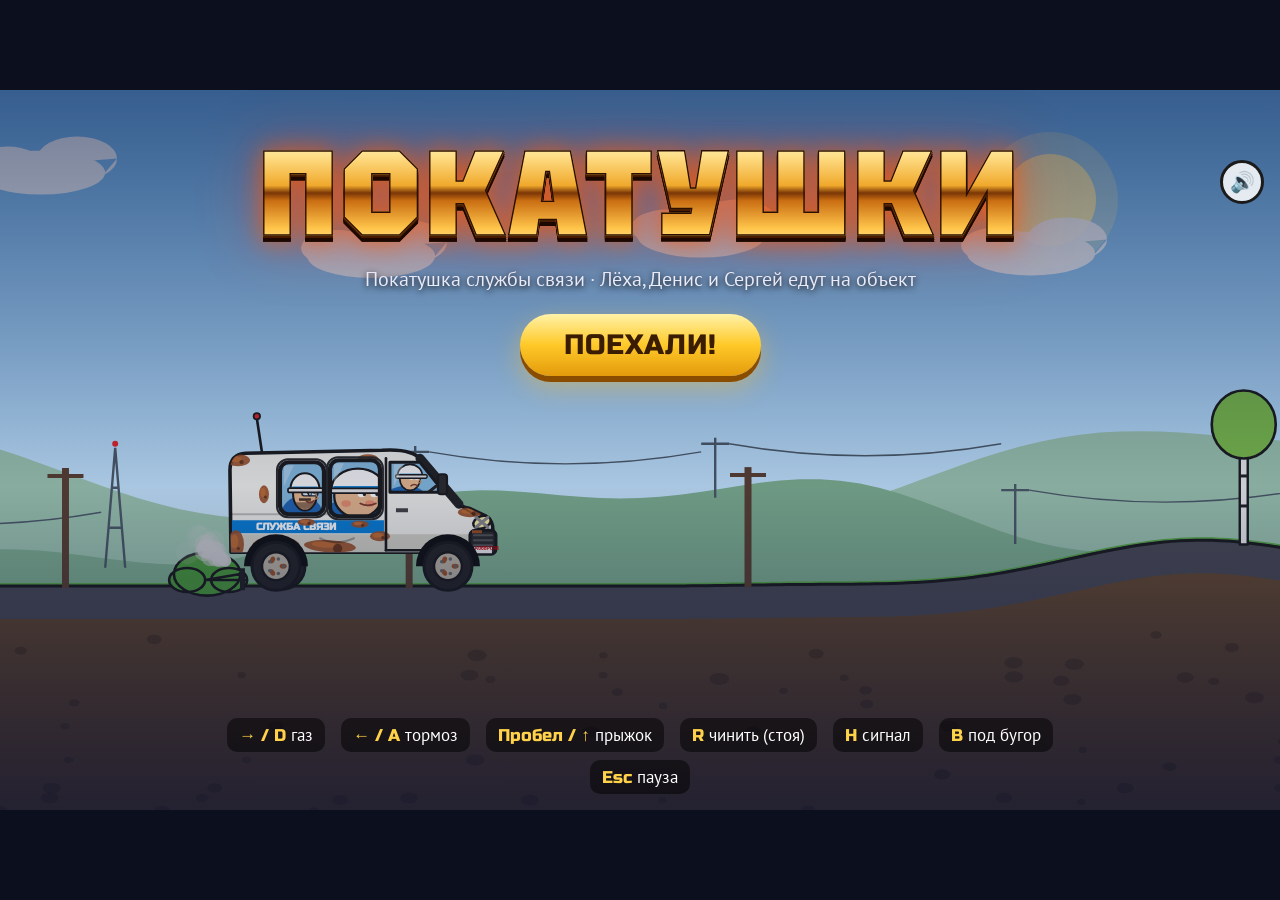
<file: index.html>
<!DOCTYPE html>
<html lang="ru">
<head>
<meta charset="utf-8">
<meta name="viewport" content="width=device-width,initial-scale=1,user-scalable=no">
<title>Покатушки</title>
<link rel="preconnect" href="https://fonts.googleapis.com">
<link href="https://fonts.googleapis.com/css2?family=Russo+One&family=PT+Sans:wght@400;700&family=Tektur:wght@600;800;900&display=swap" rel="stylesheet">
<link rel="stylesheet" href="style.css">
</head>
<body data-scene="title">
<div id="game">
  <canvas id="cv" width="1280" height="720"></canvas>

  <!-- ===== заставка ===== -->
  <div id="title" class="overlay">
    <div class="tcard">
      <div class="mk big">ПОКАТУШКИ</div>
      <div class="tsub">Покатушка службы связи · Лёха, Денис и Сергей едут на объект</div>
      <button id="btnStart" class="spin-btn">ПОЕХАЛИ!</button>
      <div class="rec" id="recTitle"></div>
      <div class="keys">
        <div><b>→ / D</b> газ</div><div><b>← / A</b> тормоз</div><div><b>Пробел / ↑</b> прыжок</div>
        <div><b>R</b> чинить (стоя)</div><div><b>H</b> сигнал</div><div><b>B</b> под бугор</div><div><b>Esc</b> пауза</div>
      </div>
    </div>
  </div>

  <!-- ===== планёрка и барабан ===== -->
  <div id="briefing" class="overlay hidden">
    <div class="spot l"></div><div class="spot r"></div>
    <div class="btitle">ПЛАНЁРКА · <span id="planLabel">РЕЙС №1</span></div>
    <div class="bstage">
      <div class="slot" id="bossSlot">
        <div class="bubble" id="bossBubble"></div>
    <svg id="boss" class="person" viewBox="0 0 220 470" aria-label="Начальник службы связи">
      <ellipse cx="110" cy="458" rx="72" ry="10" fill="rgba(0,0,0,.4)"/>
      <g class="body">
        <!-- ноги -->
        <path d="M83 296 L79 446 L107 446 L110 304 Z" fill="#1d3f7a"/>
        <path d="M110 304 L113 446 L141 446 L137 296 Z" fill="#1d3f7a"/>
        <path d="M94 310 L93 444 M126 310 L127 444" stroke="#17336a" stroke-width="2"/>
        <path d="M70 444 h38 v12 h-42 q-1 -9 4 -12z" fill="#111"/>
        <path d="M112 444 h38 q5 3 4 12 h-42z" fill="#111"/>
        <!-- пиджак -->
        <path d="M64 158 Q62 144 86 138 L134 138 Q158 144 156 158 L152 310 L68 310 Z" fill="#2352a3"/>
        <path d="M97 138 L110 188 L123 138 Z" fill="#fff"/>
        <path d="M105 141 h10 l-2 7 h-6z" fill="#0b2f6b"/>
        <path d="M107 147 L113 147 L117 196 L110 207 L103 196 Z" fill="#0b2f6b"/>
        <path d="M106 158 L114 164 M105 174 L116 182 M104 190 L116 198" stroke="#3f6fc4" stroke-width="1.6"/>
        <path d="M97 138 L110 188 L99 218 L84 152 Z" fill="#1a3f82"/>
        <path d="M123 138 L110 188 L121 218 L136 152 Z" fill="#1a3f82"/>
        <path d="M110 218 L110 310" stroke="#1a3f82" stroke-width="2"/>
        <circle cx="113" cy="236" r="3" fill="#10275a"/><circle cx="113" cy="262" r="3" fill="#10275a"/>
        <path d="M128 176 h18" stroke="#1a3f82" stroke-width="2"/>
        <g transform="translate(137 165)">
          <path d="M-1 1 q-10 -2 -10 3 q0 8 7 8 q4 0 4 -6z M1 1 q10 -2 10 3 q0 8 -7 8 q-4 0 -4 -6z" fill="#2b3440" stroke="#d4af37" stroke-width="1"/>
          <path d="M-8 3 l3 -1 M4 3 l3 -1" stroke="#fff" stroke-width="1" opacity=".6"/>
        </g>
        <circle cx="92" cy="165" r="3.2" fill="#0a7fd6" stroke="#fff" stroke-width="1"/>
        <!-- левая рука с микрофоном -->
        <g class="mic">
          <polyline points="72,156 55,232 84,202" fill="none" stroke="#2352a3" stroke-width="22" stroke-linecap="round" stroke-linejoin="round"/>
          <g transform="rotate(-38 86 194)">
            <rect x="81" y="152" width="9" height="46" rx="4" fill="#1b1b1b"/>
            <rect x="79" y="158" width="13" height="5" rx="2" fill="#555"/>
          </g>
          <circle cx="100" cy="153" r="10" fill="#9aa3ad"/>
          <path d="M92 148 h16 M91 153 h18 M92 158 h16" stroke="#6d7680" stroke-width="1.4"/>
          <rect x="74" y="203" width="10" height="6" rx="2" fill="#fff" transform="rotate(-40 79 206)"/>
          <circle cx="84" cy="198" r="10" fill="#eec39a"/>
        </g>
        <!-- бейдж на ленте -->
        <path d="M101 142 L103 222 M119 142 L117 222" stroke="#0a7fd6" stroke-width="2.4"/>
        <rect x="80" y="220" width="60" height="38" rx="4" fill="#fff" stroke="#0a7fd6" stroke-width="1.6"/>
        <rect x="80" y="220" width="60" height="9" rx="3" fill="#0a7fd6"/>
        <text x="110" y="227" font-size="5.5" text-anchor="middle" fill="#fff" font-weight="700">ПРОПУСК</text>
        <text x="110" y="239" font-size="7" text-anchor="middle" fill="#0b2f6b" font-weight="700">НАЧАЛЬНИК</text>
        <text x="110" y="248" font-size="6.2" text-anchor="middle" fill="#0b2f6b" font-weight="700">СЛУЖБЫ</text>
        <text x="110" y="256" font-size="6.2" text-anchor="middle" fill="#0b2f6b" font-weight="700">СВЯЗИ</text>
        <!-- правая рука (указывает на барабан) -->
        <g class="arm-point">
          <polyline points="152,152 170,212 176,266" fill="none" stroke="#2352a3" stroke-width="22" stroke-linecap="round" stroke-linejoin="round"/>
          <rect x="169" y="266" width="15" height="6" rx="2" fill="#fff"/>
          <circle cx="177" cy="278" r="10" fill="#eec39a"/>
          <rect x="173" y="282" width="6" height="16" rx="3" fill="#eec39a"/>
        </g>
        <!-- голова -->
        <g class="head">
          <rect x="100" y="116" width="20" height="24" fill="#dcae84"/>
          <ellipse cx="83" cy="94" rx="7" ry="11" fill="#e6b88e"/>
          <ellipse cx="137" cy="94" rx="7" ry="11" fill="#e6b88e"/>
          <ellipse cx="110" cy="90" rx="27" ry="34" fill="#eec39a"/>
          <!-- седые зачёсанные назад волосы -->
          <path d="M83 86 Q78 51 110 49 Q142 50 138 84 Q134 64 122 61 Q108 58 97 62 Q87 67 83 86Z" fill="#9c8b78"/>
          <path d="M92 66 Q108 58 128 64 M94 72 Q110 64 130 70" stroke="#b9a996" stroke-width="1.5" fill="none"/>
          <path d="M84 84 q-3 10 0 16 M136 84 q3 10 0 16" stroke="#8f7e6c" stroke-width="4" fill="none" stroke-linecap="round"/>
          <!-- морщины на лбу -->
          <path d="M99 76 q11 -3 22 0" stroke="#dcae84" stroke-width="1" fill="none"/>
          <!-- брови и прищур -->
          <path d="M93 86 q7 -4 13 -1 M114 85 q7 -3 13 1" stroke="#6f5f50" stroke-width="3" fill="none" stroke-linecap="round"/>
          <path d="M94 93 q6 -5 12 0" stroke="#2d2d2d" stroke-width="2.4" fill="none" stroke-linecap="round"/>
          <path d="M114 93 q6 -5 12 0" stroke="#2d2d2d" stroke-width="2.4" fill="none" stroke-linecap="round"/>
          <circle cx="100" cy="92" r="1.6" fill="#3a6ea8"/><circle cx="120" cy="92" r="1.6" fill="#3a6ea8"/>
          <!-- усталость: мешки и «гусиные лапки» -->
          <path d="M94 98 q6 3 12 0 M114 98 q6 3 12 0" stroke="#c99a8c" stroke-width="1.2" fill="none" opacity=".5"/>
          <path d="M89 92 l-4 -1 M131 92 l4 -1" stroke="#d29f76" stroke-width="1"/>
          <path d="M110 92 q-4 10 -1 14 q3 2 5 -1" stroke="#c98f64" stroke-width="2" fill="none"/>
          <path d="M96 106 q-3 5 -1 10 M124 106 q3 5 1 10" stroke="#d29f76" stroke-width="1.2" fill="none"/>
          <!-- широкая улыбка -->
          <g class="mouth">
            <path d="M97 112 q13 13 26 0 q-13 4 -26 0z" fill="#7a1f1f"/>
            <path d="M99 112.6 q11 3.2 22 0 v2.6 q-11 3 -22 0z" fill="#fff"/>
          </g>
        </g>
      </g>
    </svg>

      </div>
      <div class="wheel-wrap" id="wheelWrap">
        <div class="wheel-box"><div class="badge" id="badge"></div>
    <svg id="wheel" viewBox="-215 -222 430 437" aria-label="Барабан">
      <defs>
        <radialGradient id="rim" cx="50%" cy="40%" r="60%">
          <stop offset="0" stop-color="#ffe98a"/><stop offset=".7" stop-color="#d9a12a"/><stop offset="1" stop-color="#7d4d06"/>
        </radialGradient>
        <radialGradient id="hub" cx="40%" cy="35%" r="70%">
          <stop offset="0" stop-color="#3aa4f0"/><stop offset="1" stop-color="#063e7a"/>
        </radialGradient>
        <radialGradient id="gloss" cx="50%" cy="20%" r="70%">
          <stop offset="0" stop-color="#fff" stop-opacity=".28"/><stop offset=".6" stop-color="#fff" stop-opacity="0"/>
        </radialGradient>
      </defs>
      <circle r="208" fill="url(#rim)"/>
      <circle r="192" fill="#3a2303"/>
      <g id="bulbs"></g>
      <g id="rotor">
        <g id="sectors"></g>
        <circle r="46" fill="url(#hub)" stroke="#ffd24a" stroke-width="5"/>
        <text y="-4" text-anchor="middle" font-family="Russo One,sans-serif" font-size="15" fill="#fff">СЛУЖБА</text>
        <text y="14" text-anchor="middle" font-family="Russo One,sans-serif" font-size="15" fill="#fff">СВЯЗИ</text>
      </g>
      <circle r="186" fill="url(#gloss)" pointer-events="none"/>
      <g id="pointer">
        <path d="M-17 -218 L17 -218 L0 -170 Z" fill="#e5252a" stroke="#ffd24a" stroke-width="4" stroke-linejoin="round"/>
        <circle cy="-208" r="5" fill="#ffd24a"/>
      </g>
    </svg>

        </div>
        <button class="spin-btn" id="spinBtn">КРУТИТЬ БАРАБАН!</button>
        <div class="plaque"><div class="task" id="planText"></div><div class="psub" id="planSub"></div></div>
        <div class="bstats" id="bStats"></div>
      </div>
      <div class="slot" id="crewSlot">
        <div class="bubble" id="lexaBubble"></div>
        <div class="bubble crewb" id="crewBubble"></div>
        <div class="trio">
          <div class="lxslot" id="slotD">    <svg class="lx person" viewBox="0 0 240 420" aria-label="Электромонтёр Лёха">
      <ellipse cx="122" cy="404" rx="74" ry="10" fill="rgba(0,0,0,.4)"/>
      <g class="collapse"><g class="walker">
        <!-- ноги -->
        <g class="leg-l">
          <path d="M94 270 L92 386 L118 386 L120 270 Z" fill="#173b73"/>
          <rect x="92" y="336" width="27" height="8" fill="#d6dde6"/>
          <rect x="92" y="338.5" width="27" height="3" fill="#f5f7fa"/>
          <ellipse class="lv2" cx="104" cy="358" rx="9" ry="5" fill="#6b5a3e" opacity=".6"/>
          <path class="lv3" d="M97 298 l5 -5 l4 5 l5 -5 l4 6 l-1 8 l-6 4 l-6 -2 l-5 -5z" fill="#eab98e" stroke="#0e2850" stroke-width="1.5"/>
          <g class="lv4">
            <path d="M92 360 l4 7 l4 -6 l5 8 l5 -7 l4 7 l4 -6 v24 h-26z" fill="#eab98e"/>
            <path d="M92 360 l4 7 l4 -6 l5 8 l5 -7 l4 7 l4 -6" fill="none" stroke="#0e2850" stroke-width="1.5"/>
            <g fill="#0e2850"><circle cx="98" cy="322" r="1.8"/><circle cx="103" cy="319" r="1.8"/><circle cx="108" cy="318" r="1.8"/><circle cx="113" cy="320" r="1.8"/><circle cx="99" cy="330" r="1.8"/><circle cx="104" cy="332" r="1.8"/><circle cx="109" cy="332" r="1.8"/><circle cx="114" cy="329" r="1.8"/></g>
          </g>
          <path d="M84 384 q0 -10 12 -10 h24 v18 h-38 q-4 0 2 -8z" fill="#1a1a1a"/>
        </g>
        <g class="leg-r">
          <path d="M122 270 L124 386 L150 386 L148 270 Z" fill="#173b73"/>
          <rect x="123" y="336" width="27" height="8" fill="#d6dde6"/>
          <rect x="123" y="338.5" width="27" height="3" fill="#f5f7fa"/>
          <ellipse class="lv2" cx="138" cy="300" rx="7" ry="4" fill="#6b5a3e" opacity=".55"/>
          <g class="lv3" transform="rotate(8 136 305)">
            <rect x="128" y="298" width="17" height="15" fill="#2f86d8"/>
            <rect x="129.5" y="299.5" width="14" height="12" fill="none" stroke="#fff" stroke-width="1" stroke-dasharray="2 2"/>
          </g>
          <path d="M120 384 q0 -10 12 -10 h24 v18 h-38 q-4 0 2 -8z" fill="#1a1a1a"/>
          <path class="lv4 sole" d="M117 391 h39 v4 h-37 q-3 0 -2 -4z" fill="#555"/>
        </g>

        <g class="upper">
          <!-- левая рука: плоскогубцы или предмет сектора -->
          <g>
            <polyline points="80,162 66,226 70,284" fill="none" stroke="#2166b3" stroke-width="22" stroke-linecap="round" stroke-linejoin="round"/>
            <path d="M58 250 l23 2 l-1 9 l-23 -2z" fill="#d6dde6"/>
            <path class="lv3" d="M57 222 l4 -3 l3 4 l4 -4 l3 4 l4 -2 l-1 8 l-4 4 l-6 -2 l-6 1z" fill="#eab98e" stroke="#123a6b" stroke-width="1.2"/>
            <circle cx="70" cy="292" r="10" fill="#eab98e"/>
            <g class="lv4">
              <rect x="60" y="285" width="20" height="5" rx="1" fill="#fff" transform="rotate(-12 70 287)"/>
              <rect x="60" y="292" width="20" height="5" rx="1" fill="#eee" transform="rotate(10 70 294)"/>
              <circle cx="74" cy="289" r="1.6" fill="#d33"/>
            </g>
            <g class="pliers">
              <path d="M66 298 l-8 34 M72 298 l4 34" stroke="#c8202a" stroke-width="5" stroke-linecap="round"/>
              <path d="M58 330 l-3 14 M76 330 l2 14" stroke="#8f99a3" stroke-width="4" stroke-linecap="round"/>
            </g>
            <text class="prop" x="70" y="332" font-size="38" text-anchor="middle"></text>
          </g>
          <!-- спецовка -->
          <ellipse cx="121" cy="226" rx="70" ry="68" fill="#2166b3"/>
          <path d="M104 146 L120 168 L136 146 Z" fill="#153f73"/>
          <path d="M120 168 L120 278" stroke="#153f73" stroke-width="2.5"/>
          <rect x="84" y="222" width="76" height="9" fill="#d6dde6"/>
          <rect x="84" y="225" width="76" height="3" fill="#f5f7fa"/>
          <rect x="85" y="240" width="74" height="9" fill="#d6dde6"/>
          <rect x="85" y="243" width="74" height="3" fill="#f5f7fa"/>
          <rect x="84" y="262" width="74" height="16" fill="#1a4f94"/>
          <rect x="112" y="264" width="16" height="12" rx="2" fill="#bfbfbf"/>
          <rect x="126" y="176" width="30" height="16" rx="3" fill="#fff"/>
          <text x="141" y="183" font-size="5.6" text-anchor="middle" fill="#0a7fd6" font-weight="700">ГАЗПРОМ</text>
          <text x="141" y="189.5" font-size="4" text-anchor="middle" fill="#0a7fd6">ТРАНСГАЗ МСК</text>
          <rect x="88" y="178" width="22" height="8" rx="2" fill="#153f73"/>
          <text x="99" y="184" font-size="5" text-anchor="middle" fill="#fff">ДЕНИС</text>
          <!-- грязь, заплатки, дыры -->
          <g class="lv2" fill="#6b5a3e" opacity=".5"><ellipse cx="100" cy="258" rx="8" ry="4"/><ellipse cx="148" cy="208" rx="6" ry="4"/></g>
          <g class="lv3" transform="rotate(-6 144 256)">
            <rect x="136" y="250" width="16" height="13" fill="#3a8ee0"/>
            <rect x="137.5" y="251.5" width="13" height="10" fill="none" stroke="#fff" stroke-dasharray="2 2"/>
          </g>
          <g class="lv4">
            <path d="M104 200 l5 -6 l3 4 l5 -3 l2 6 l5 2 l-3 5 l3 5 l-6 1 l-3 4 l-5 -3 l-5 1 l1 -6 l-4 -4z" fill="#1b1b1b"/>
            <path d="M144 204 q8 -4 10 4 q2 8 -6 8 q-8 2 -7 -5z" fill="#6b3f1d" opacity=".75"/>
          </g>
          <!-- бухта кабеля -->
          <g fill="none" stroke="#f08a1c" stroke-width="4">
            <ellipse cx="92" cy="180" rx="20" ry="30" transform="rotate(-24 92 180)"/>
            <ellipse cx="94" cy="182" rx="15" ry="25" transform="rotate(-24 94 182)" stroke="#d9700c"/>
            <ellipse cx="90" cy="178" rx="24" ry="34" transform="rotate(-24 90 178)" stroke="#ff9f3a" stroke-width="3"/>
            <path class="lv4" d="M70 160 q20 10 5 25 q-15 15 20 20 q25 5 5 25" stroke="#ff9f3a" stroke-width="3"/>
          </g>
          <!-- правая рука: кружка кофе -->
          <g class="arm-mug">
            <polyline points="160,162 178,220 158,236" fill="none" stroke="#2166b3" stroke-width="22" stroke-linecap="round" stroke-linejoin="round"/>
            <path d="M166 206 l22 -4 l2 9 l-22 4z" fill="#d6dde6"/>
            <rect x="140" y="222" width="22" height="24" rx="3" fill="#f4f4f4" stroke="#cfcfcf"/>
            <ellipse cx="151" cy="223" rx="10" ry="2.4" fill="#4a2a12"/>
            <path d="M162 227 q9 0 9 8 q0 7 -9 7" fill="none" stroke="#f4f4f4" stroke-width="4"/>
            <text x="151" y="238" font-size="6" text-anchor="middle" fill="#6b3f1d" font-weight="700">КОФЕ</text>
            <circle cx="154" cy="238" r="9" fill="#eab98e"/>
            <g class="steam" stroke="#e8eef8" stroke-width="2" fill="none" stroke-linecap="round">
              <path d="M146 216 q-4 -5 0 -10 q4 -5 0 -10"/>
              <path d="M154 216 q-4 -5 0 -10 q4 -5 0 -10"/>
            </g>
          </g>

          <!-- голова -->
          <g class="head">
            <rect x="110" y="128" width="20" height="22" fill="#d9a67c"/>
            <ellipse cx="91" cy="112" rx="6" ry="9" fill="#e3b187"/>
            <ellipse cx="149" cy="112" rx="6" ry="9" fill="#e3b187"/>
            <ellipse cx="120" cy="110" rx="29" ry="33" fill="#eab98e"/>
            <path class="lv1" d="M94 118 Q98 144 120 145 Q142 144 146 118 Q140 136 120 137 Q100 136 94 118Z" fill="#8a6a55" opacity=".22"/>
            <g class="lv3">
              <path d="M93 114 Q97 146 120 147 Q143 146 147 114 Q141 138 120 139 Q99 138 93 114Z" fill="#6b4f3d" opacity=".3"/>
              <g fill="#6b4f3d" opacity=".6"><circle cx="104" cy="130" r=".9"/><circle cx="110" cy="134" r=".9"/><circle cx="118" cy="136" r=".9"/><circle cx="126" cy="135" r=".9"/><circle cx="133" cy="132" r=".9"/><circle cx="138" cy="127" r=".9"/><circle cx="100" cy="125" r=".9"/><circle cx="114" cy="139" r=".9"/><circle cx="130" cy="138" r=".9"/></g>
            </g>
            <path d="M92 90 l6 10 l2 -12 l6 9 l3 -10" fill="#4a3526"/>
            <path class="lv3" d="M146 88 l6 8 l-1 -10 l5 6" fill="#4a3526"/>
            <!-- глаза -->
            <ellipse cx="108" cy="108" rx="7" ry="5" fill="#fff"/>
            <ellipse cx="132" cy="108" rx="7" ry="5" fill="#fff"/>
            <circle cx="108" cy="109" r="3" fill="#2d2d2d"/>
            <circle cx="132" cy="109" r="3" fill="#2d2d2d"/>
            <path class="lid" d="M100 108 a8 7 0 0 1 16 0 z" fill="#dcaa80"/>
            <path class="lid" d="M124 108 a8 7 0 0 1 16 0 z" fill="#dcaa80"/>
            <path class="lv1" d="M101 115 q7 5 14 0 M125 115 q7 5 14 0" stroke="#9c6c8f" stroke-width="1.6" fill="none" opacity=".6"/>
            <path class="lv3" d="M100 117 q8 6 16 0 M124 117 q8 6 16 0 M101 121 q7 4 14 0 M125 121 q7 4 14 0" stroke="#7d4f76" stroke-width="2" fill="none" opacity=".7"/>
            <ellipse class="lv4" cx="108" cy="116" rx="9" ry="6" fill="#7b4fa0" opacity=".4"/>
            <path class="fresh" d="M101 97 q7 -5 14 -1 M125 96 q7 -4 14 1" stroke="#4a3526" stroke-width="3" fill="none" stroke-linecap="round"/>
            <path class="lv1" d="M100 99 l14 3 M140 99 l-14 3" stroke="#4a3526" stroke-width="3" stroke-linecap="round"/>
            <path d="M120 110 q-3 8 1 10" stroke="#c48a60" stroke-width="2" fill="none"/>
            <path class="fresh" d="M110 126 q10 9 20 0 z" fill="#fff" stroke="#7a3a2a" stroke-width="2.4" stroke-linejoin="round"/>
            <path class="lv1 mouth-sad" d="M111 130 q9 -5 18 0" stroke="#7a3a2a" stroke-width="2.6" fill="none" stroke-linecap="round"/>
            <ellipse class="lv2 mouth-yawn" cx="120" cy="130" rx="6" ry="8" fill="#5a1a1a"/>
            <g class="lv3" transform="rotate(-20 140 124)">
              <rect x="132" y="121" width="16" height="6" rx="2" fill="#f0d2a8" stroke="#cfa77a" stroke-width=".8"/>
              <rect x="137" y="116" width="6" height="16" rx="2" fill="#f0d2a8" stroke="#cfa77a" stroke-width=".8"/>
            </g>
            <path class="sweat lv1" d="M147 96 q4 6 0 9 q-4 -3 0 -9z" fill="#8fd0ff"/>
            <path class="sweat s2 lv1" d="M95 100 q4 6 0 9 q-4 -3 0 -9z" fill="#8fd0ff"/>
            <g class="shades">
              <ellipse cx="108" cy="108" rx="10" ry="7" fill="#111"/>
              <ellipse cx="132" cy="108" rx="10" ry="7" fill="#111"/>
              <path d="M118 107 h4" stroke="#111" stroke-width="3"/>
              <path d="M102 105 l5 -2 M126 105 l5 -2" stroke="#fff" opacity=".6" stroke-width="2"/>
            </g>
            <!-- каска -->
            <g class="helmet">
              <path d="M86 94 Q84 56 120 54 Q156 56 154 94 Z" fill="#f7f7f7"/>
              <path d="M118 55 h4 v39 h-4z" fill="#e2e2e2"/>
              <rect x="80" y="91" width="80" height="7" rx="3.5" fill="#e6e6e6"/>
              <rect x="88" y="80" width="64" height="6" fill="#0a7fd6"/>
              <path d="M127 66 q5 5 1 10 q-1 3 -4 1 q2 -1 1 -3 q-2 2 -3 0 q0 -4 5 -8z" fill="#0a7fd6"/>
              <g class="lv3" fill="#6b5a3e" opacity=".5"><ellipse cx="100" cy="72" rx="6" ry="3"/><ellipse cx="142" cy="84" rx="4" ry="2"/></g>
              <path class="lv4" d="M104 58 l5 8 l-4 5 l7 6 l-3 6" stroke="#444" stroke-width="1.8" fill="none"/>
            </g>
            <g class="zzz lv2" font-weight="700">
              <text x="156" y="72" font-size="16">z</text>
              <text x="164" y="60" font-size="20">z</text>
              <text x="172" y="46" font-size="24">Z</text>
            </g>
            <g class="lv4 fly-orbit"><g transform="translate(160 96)">
              <ellipse class="wing" cx="-2" cy="-3" rx="3.4" ry="2" fill="#cfe8ff"/>
              <ellipse class="wing" cx="2" cy="-3" rx="3.4" ry="2" fill="#cfe8ff"/>
              <ellipse rx="3.2" ry="2.4" fill="#111"/>
            </g></g>
          </g>
        </g>
      </g></g>
      <!-- 100%: батарейка -->
      <g class="battery" transform="translate(58 240)">
        <rect width="54" height="26" rx="4" fill="#111" stroke="#fff" stroke-width="3"/>
        <rect x="54" y="8" width="6" height="10" rx="2" fill="#fff"/>
        <rect class="lvl" x="4" y="4" width="8" height="18" rx="2" fill="#ff3b30"/>
        <text x="27" y="46" text-anchor="middle" font-size="15" fill="#ff6b60" font-family="Russo One,sans-serif">0%</text>
      </g>
    </svg>
</div>
          <div class="lxslot" id="lexaSlot">    <svg id="lexa" class="lx person" viewBox="0 0 240 420" aria-label="Электромонтёр Лёха">
      <ellipse cx="122" cy="404" rx="74" ry="10" fill="rgba(0,0,0,.4)"/>
      <g class="collapse"><g class="walker">
        <!-- ноги -->
        <g class="leg-l">
          <path d="M94 270 L92 386 L118 386 L120 270 Z" fill="#173b73"/>
          <rect x="92" y="336" width="27" height="8" fill="#d6dde6"/>
          <rect x="92" y="338.5" width="27" height="3" fill="#f5f7fa"/>
          <ellipse class="lv2" cx="104" cy="358" rx="9" ry="5" fill="#6b5a3e" opacity=".6"/>
          <path class="lv3" d="M97 298 l5 -5 l4 5 l5 -5 l4 6 l-1 8 l-6 4 l-6 -2 l-5 -5z" fill="#eab98e" stroke="#0e2850" stroke-width="1.5"/>
          <g class="lv4">
            <path d="M92 360 l4 7 l4 -6 l5 8 l5 -7 l4 7 l4 -6 v24 h-26z" fill="#eab98e"/>
            <path d="M92 360 l4 7 l4 -6 l5 8 l5 -7 l4 7 l4 -6" fill="none" stroke="#0e2850" stroke-width="1.5"/>
            <g fill="#0e2850"><circle cx="98" cy="322" r="1.8"/><circle cx="103" cy="319" r="1.8"/><circle cx="108" cy="318" r="1.8"/><circle cx="113" cy="320" r="1.8"/><circle cx="99" cy="330" r="1.8"/><circle cx="104" cy="332" r="1.8"/><circle cx="109" cy="332" r="1.8"/><circle cx="114" cy="329" r="1.8"/></g>
          </g>
          <path d="M84 384 q0 -10 12 -10 h24 v18 h-38 q-4 0 2 -8z" fill="#1a1a1a"/>
        </g>
        <g class="leg-r">
          <path d="M122 270 L124 386 L150 386 L148 270 Z" fill="#173b73"/>
          <rect x="123" y="336" width="27" height="8" fill="#d6dde6"/>
          <rect x="123" y="338.5" width="27" height="3" fill="#f5f7fa"/>
          <ellipse class="lv2" cx="138" cy="300" rx="7" ry="4" fill="#6b5a3e" opacity=".55"/>
          <g class="lv3" transform="rotate(8 136 305)">
            <rect x="128" y="298" width="17" height="15" fill="#2f86d8"/>
            <rect x="129.5" y="299.5" width="14" height="12" fill="none" stroke="#fff" stroke-width="1" stroke-dasharray="2 2"/>
          </g>
          <path d="M120 384 q0 -10 12 -10 h24 v18 h-38 q-4 0 2 -8z" fill="#1a1a1a"/>
          <path class="lv4 sole" d="M117 391 h39 v4 h-37 q-3 0 -2 -4z" fill="#555"/>
        </g>

        <g class="upper">
          <!-- левая рука: плоскогубцы или предмет сектора -->
          <g>
            <polyline points="80,162 66,226 70,284" fill="none" stroke="#2166b3" stroke-width="22" stroke-linecap="round" stroke-linejoin="round"/>
            <path d="M58 250 l23 2 l-1 9 l-23 -2z" fill="#d6dde6"/>
            <path class="lv3" d="M57 222 l4 -3 l3 4 l4 -4 l3 4 l4 -2 l-1 8 l-4 4 l-6 -2 l-6 1z" fill="#eab98e" stroke="#123a6b" stroke-width="1.2"/>
            <circle cx="70" cy="292" r="10" fill="#eab98e"/>
            <g class="lv4">
              <rect x="60" y="285" width="20" height="5" rx="1" fill="#fff" transform="rotate(-12 70 287)"/>
              <rect x="60" y="292" width="20" height="5" rx="1" fill="#eee" transform="rotate(10 70 294)"/>
              <circle cx="74" cy="289" r="1.6" fill="#d33"/>
            </g>
            <g class="pliers">
              <path d="M66 298 l-8 34 M72 298 l4 34" stroke="#c8202a" stroke-width="5" stroke-linecap="round"/>
              <path d="M58 330 l-3 14 M76 330 l2 14" stroke="#8f99a3" stroke-width="4" stroke-linecap="round"/>
            </g>
            <text class="prop" id="lexaProp" x="70" y="332" font-size="38" text-anchor="middle"></text>
          </g>
          <!-- спецовка -->
          <path d="M78 164 Q76 150 98 146 L144 146 Q166 150 164 164 L156 280 L86 280 Z" fill="#2166b3"/>
          <path d="M104 146 L120 168 L136 146 Z" fill="#153f73"/>
          <path d="M120 168 L120 278" stroke="#153f73" stroke-width="2.5"/>
          <rect x="84" y="222" width="76" height="9" fill="#d6dde6"/>
          <rect x="84" y="225" width="76" height="3" fill="#f5f7fa"/>
          <rect x="85" y="240" width="74" height="9" fill="#d6dde6"/>
          <rect x="85" y="243" width="74" height="3" fill="#f5f7fa"/>
          <rect x="84" y="262" width="74" height="16" fill="#1a4f94"/>
          <rect x="112" y="264" width="16" height="12" rx="2" fill="#bfbfbf"/>
          <rect x="126" y="176" width="30" height="16" rx="3" fill="#fff"/>
          <text x="141" y="183" font-size="5.6" text-anchor="middle" fill="#0a7fd6" font-weight="700">ГАЗПРОМ</text>
          <text x="141" y="189.5" font-size="4" text-anchor="middle" fill="#0a7fd6">ТРАНСГАЗ МСК</text>
          <rect x="88" y="178" width="22" height="8" rx="2" fill="#153f73"/>
          <text x="99" y="184" font-size="5" text-anchor="middle" fill="#fff">ЛЁХА</text>
          <!-- грязь, заплатки, дыры -->
          <g class="lv2" fill="#6b5a3e" opacity=".5"><ellipse cx="100" cy="258" rx="8" ry="4"/><ellipse cx="148" cy="208" rx="6" ry="4"/></g>
          <g class="lv3" transform="rotate(-6 144 256)">
            <rect x="136" y="250" width="16" height="13" fill="#3a8ee0"/>
            <rect x="137.5" y="251.5" width="13" height="10" fill="none" stroke="#fff" stroke-dasharray="2 2"/>
          </g>
          <g class="lv4">
            <path d="M104 200 l5 -6 l3 4 l5 -3 l2 6 l5 2 l-3 5 l3 5 l-6 1 l-3 4 l-5 -3 l-5 1 l1 -6 l-4 -4z" fill="#1b1b1b"/>
            <path d="M144 204 q8 -4 10 4 q2 8 -6 8 q-8 2 -7 -5z" fill="#6b3f1d" opacity=".75"/>
          </g>
          <!-- бухта кабеля -->
          <g fill="none" stroke="#f08a1c" stroke-width="4">
            <ellipse cx="92" cy="180" rx="20" ry="30" transform="rotate(-24 92 180)"/>
            <ellipse cx="94" cy="182" rx="15" ry="25" transform="rotate(-24 94 182)" stroke="#d9700c"/>
            <ellipse cx="90" cy="178" rx="24" ry="34" transform="rotate(-24 90 178)" stroke="#ff9f3a" stroke-width="3"/>
            <path class="lv4" d="M70 160 q20 10 5 25 q-15 15 20 20 q25 5 5 25" stroke="#ff9f3a" stroke-width="3"/>
          </g>
          <!-- правая рука: кружка кофе -->
          <g class="arm-mug">
            <polyline points="160,162 178,220 158,236" fill="none" stroke="#2166b3" stroke-width="22" stroke-linecap="round" stroke-linejoin="round"/>
            <path d="M166 206 l22 -4 l2 9 l-22 4z" fill="#d6dde6"/>
            <rect x="140" y="222" width="22" height="24" rx="3" fill="#f4f4f4" stroke="#cfcfcf"/>
            <ellipse cx="151" cy="223" rx="10" ry="2.4" fill="#4a2a12"/>
            <path d="M162 227 q9 0 9 8 q0 7 -9 7" fill="none" stroke="#f4f4f4" stroke-width="4"/>
            <text x="151" y="238" font-size="6" text-anchor="middle" fill="#6b3f1d" font-weight="700">КОФЕ</text>
            <circle cx="154" cy="238" r="9" fill="#eab98e"/>
            <g class="steam" stroke="#e8eef8" stroke-width="2" fill="none" stroke-linecap="round">
              <path d="M146 216 q-4 -5 0 -10 q4 -5 0 -10"/>
              <path d="M154 216 q-4 -5 0 -10 q4 -5 0 -10"/>
            </g>
          </g>

          <!-- голова -->
          <g class="head">
            <rect x="110" y="128" width="20" height="22" fill="#d9a67c"/>
            <ellipse cx="91" cy="112" rx="6" ry="9" fill="#e3b187"/>
            <ellipse cx="149" cy="112" rx="6" ry="9" fill="#e3b187"/>
            <ellipse cx="120" cy="110" rx="29" ry="33" fill="#eab98e"/>
            <path class="lv1" d="M94 118 Q98 144 120 145 Q142 144 146 118 Q140 136 120 137 Q100 136 94 118Z" fill="#8a6a55" opacity=".22"/>
            <g class="lv3">
              <path d="M93 114 Q97 146 120 147 Q143 146 147 114 Q141 138 120 139 Q99 138 93 114Z" fill="#6b4f3d" opacity=".3"/>
              <g fill="#6b4f3d" opacity=".6"><circle cx="104" cy="130" r=".9"/><circle cx="110" cy="134" r=".9"/><circle cx="118" cy="136" r=".9"/><circle cx="126" cy="135" r=".9"/><circle cx="133" cy="132" r=".9"/><circle cx="138" cy="127" r=".9"/><circle cx="100" cy="125" r=".9"/><circle cx="114" cy="139" r=".9"/><circle cx="130" cy="138" r=".9"/></g>
            </g>
            <path d="M92 90 l6 10 l2 -12 l6 9 l3 -10" fill="#4a3526"/>
            <path class="lv3" d="M146 88 l6 8 l-1 -10 l5 6" fill="#4a3526"/>
            <!-- глаза -->
            <ellipse cx="108" cy="108" rx="7" ry="5" fill="#fff"/>
            <ellipse cx="132" cy="108" rx="7" ry="5" fill="#fff"/>
            <circle cx="108" cy="109" r="3" fill="#2d2d2d"/>
            <circle cx="132" cy="109" r="3" fill="#2d2d2d"/>
            <path class="lid" d="M100 108 a8 7 0 0 1 16 0 z" fill="#dcaa80"/>
            <path class="lid" d="M124 108 a8 7 0 0 1 16 0 z" fill="#dcaa80"/>
            <path class="lv1" d="M101 115 q7 5 14 0 M125 115 q7 5 14 0" stroke="#9c6c8f" stroke-width="1.6" fill="none" opacity=".6"/>
            <path class="lv3" d="M100 117 q8 6 16 0 M124 117 q8 6 16 0 M101 121 q7 4 14 0 M125 121 q7 4 14 0" stroke="#7d4f76" stroke-width="2" fill="none" opacity=".7"/>
            <ellipse class="lv4" cx="108" cy="116" rx="9" ry="6" fill="#7b4fa0" opacity=".4"/>
            <path class="fresh" d="M101 97 q7 -5 14 -1 M125 96 q7 -4 14 1" stroke="#4a3526" stroke-width="3" fill="none" stroke-linecap="round"/>
            <path class="lv1" d="M100 99 l14 3 M140 99 l-14 3" stroke="#4a3526" stroke-width="3" stroke-linecap="round"/>
            <path d="M120 110 q-3 8 1 10" stroke="#c48a60" stroke-width="2" fill="none"/>
            <path class="fresh" d="M110 126 q10 9 20 0 z" fill="#fff" stroke="#7a3a2a" stroke-width="2.4" stroke-linejoin="round"/>
            <path class="lv1 mouth-sad" d="M111 130 q9 -5 18 0" stroke="#7a3a2a" stroke-width="2.6" fill="none" stroke-linecap="round"/>
            <ellipse class="lv2 mouth-yawn" cx="120" cy="130" rx="6" ry="8" fill="#5a1a1a"/>
            <g class="lv3" transform="rotate(-20 140 124)">
              <rect x="132" y="121" width="16" height="6" rx="2" fill="#f0d2a8" stroke="#cfa77a" stroke-width=".8"/>
              <rect x="137" y="116" width="6" height="16" rx="2" fill="#f0d2a8" stroke="#cfa77a" stroke-width=".8"/>
            </g>
            <path class="sweat lv1" d="M147 96 q4 6 0 9 q-4 -3 0 -9z" fill="#8fd0ff"/>
            <path class="sweat s2 lv1" d="M95 100 q4 6 0 9 q-4 -3 0 -9z" fill="#8fd0ff"/>
            <g class="shades">
              <ellipse cx="108" cy="108" rx="10" ry="7" fill="#111"/>
              <ellipse cx="132" cy="108" rx="10" ry="7" fill="#111"/>
              <path d="M118 107 h4" stroke="#111" stroke-width="3"/>
              <path d="M102 105 l5 -2 M126 105 l5 -2" stroke="#fff" opacity=".6" stroke-width="2"/>
            </g>
            <!-- каска -->
            <g class="helmet">
              <path d="M86 94 Q84 56 120 54 Q156 56 154 94 Z" fill="#f7f7f7"/>
              <path d="M118 55 h4 v39 h-4z" fill="#e2e2e2"/>
              <rect x="80" y="91" width="80" height="7" rx="3.5" fill="#e6e6e6"/>
              <rect x="88" y="80" width="64" height="6" fill="#0a7fd6"/>
              <path d="M127 66 q5 5 1 10 q-1 3 -4 1 q2 -1 1 -3 q-2 2 -3 0 q0 -4 5 -8z" fill="#0a7fd6"/>
              <g class="lv3" fill="#6b5a3e" opacity=".5"><ellipse cx="100" cy="72" rx="6" ry="3"/><ellipse cx="142" cy="84" rx="4" ry="2"/></g>
              <path class="lv4" d="M104 58 l5 8 l-4 5 l7 6 l-3 6" stroke="#444" stroke-width="1.8" fill="none"/>
            </g>
            <g class="zzz lv2" font-weight="700">
              <text x="156" y="72" font-size="16">z</text>
              <text x="164" y="60" font-size="20">z</text>
              <text x="172" y="46" font-size="24">Z</text>
            </g>
            <g class="lv4 fly-orbit"><g transform="translate(160 96)">
              <ellipse class="wing" cx="-2" cy="-3" rx="3.4" ry="2" fill="#cfe8ff"/>
              <ellipse class="wing" cx="2" cy="-3" rx="3.4" ry="2" fill="#cfe8ff"/>
              <ellipse rx="3.2" ry="2.4" fill="#111"/>
            </g></g>
          </g>
        </g>
      </g></g>
      <!-- 100%: батарейка -->
      <g class="battery" transform="translate(58 240)">
        <rect width="54" height="26" rx="4" fill="#111" stroke="#fff" stroke-width="3"/>
        <rect x="54" y="8" width="6" height="10" rx="2" fill="#fff"/>
        <rect class="lvl" x="4" y="4" width="8" height="18" rx="2" fill="#ff3b30"/>
        <text x="27" y="46" text-anchor="middle" font-size="15" fill="#ff6b60" font-family="Russo One,sans-serif">0%</text>
      </g>
    </svg>
</div>
          <div class="lxslot" id="slotS">    <svg class="lx person" viewBox="0 0 240 420" aria-label="Электромонтёр Лёха">
      <ellipse cx="122" cy="404" rx="74" ry="10" fill="rgba(0,0,0,.4)"/>
      <g class="collapse"><g class="walker">
        <!-- ноги -->
        <g class="leg-l">
          <path d="M94 270 L92 386 L118 386 L120 270 Z" fill="#173b73"/>
          <rect x="92" y="336" width="27" height="8" fill="#d6dde6"/>
          <rect x="92" y="338.5" width="27" height="3" fill="#f5f7fa"/>
          <ellipse class="lv2" cx="104" cy="358" rx="9" ry="5" fill="#6b5a3e" opacity=".6"/>
          <path class="lv3" d="M97 298 l5 -5 l4 5 l5 -5 l4 6 l-1 8 l-6 4 l-6 -2 l-5 -5z" fill="#eab98e" stroke="#0e2850" stroke-width="1.5"/>
          <g class="lv4">
            <path d="M92 360 l4 7 l4 -6 l5 8 l5 -7 l4 7 l4 -6 v24 h-26z" fill="#eab98e"/>
            <path d="M92 360 l4 7 l4 -6 l5 8 l5 -7 l4 7 l4 -6" fill="none" stroke="#0e2850" stroke-width="1.5"/>
            <g fill="#0e2850"><circle cx="98" cy="322" r="1.8"/><circle cx="103" cy="319" r="1.8"/><circle cx="108" cy="318" r="1.8"/><circle cx="113" cy="320" r="1.8"/><circle cx="99" cy="330" r="1.8"/><circle cx="104" cy="332" r="1.8"/><circle cx="109" cy="332" r="1.8"/><circle cx="114" cy="329" r="1.8"/></g>
          </g>
          <path d="M84 384 q0 -10 12 -10 h24 v18 h-38 q-4 0 2 -8z" fill="#1a1a1a"/>
        </g>
        <g class="leg-r">
          <path d="M122 270 L124 386 L150 386 L148 270 Z" fill="#173b73"/>
          <rect x="123" y="336" width="27" height="8" fill="#d6dde6"/>
          <rect x="123" y="338.5" width="27" height="3" fill="#f5f7fa"/>
          <ellipse class="lv2" cx="138" cy="300" rx="7" ry="4" fill="#6b5a3e" opacity=".55"/>
          <g class="lv3" transform="rotate(8 136 305)">
            <rect x="128" y="298" width="17" height="15" fill="#2f86d8"/>
            <rect x="129.5" y="299.5" width="14" height="12" fill="none" stroke="#fff" stroke-width="1" stroke-dasharray="2 2"/>
          </g>
          <path d="M120 384 q0 -10 12 -10 h24 v18 h-38 q-4 0 2 -8z" fill="#1a1a1a"/>
          <path class="lv4 sole" d="M117 391 h39 v4 h-37 q-3 0 -2 -4z" fill="#555"/>
        </g>

        <g class="upper">
          <!-- левая рука: плоскогубцы или предмет сектора -->
          <g>
            <polyline points="80,162 66,226 70,284" fill="none" stroke="#2166b3" stroke-width="22" stroke-linecap="round" stroke-linejoin="round"/>
            <path d="M58 250 l23 2 l-1 9 l-23 -2z" fill="#d6dde6"/>
            <path class="lv3" d="M57 222 l4 -3 l3 4 l4 -4 l3 4 l4 -2 l-1 8 l-4 4 l-6 -2 l-6 1z" fill="#eab98e" stroke="#123a6b" stroke-width="1.2"/>
            <circle cx="70" cy="292" r="10" fill="#eab98e"/>
            <g class="lv4">
              <rect x="60" y="285" width="20" height="5" rx="1" fill="#fff" transform="rotate(-12 70 287)"/>
              <rect x="60" y="292" width="20" height="5" rx="1" fill="#eee" transform="rotate(10 70 294)"/>
              <circle cx="74" cy="289" r="1.6" fill="#d33"/>
            </g>
            <g class="pliers">
              <path d="M66 298 l-8 34 M72 298 l4 34" stroke="#c8202a" stroke-width="5" stroke-linecap="round"/>
              <path d="M58 330 l-3 14 M76 330 l2 14" stroke="#8f99a3" stroke-width="4" stroke-linecap="round"/>
            </g>
            <text class="prop" x="70" y="332" font-size="38" text-anchor="middle"></text>
          </g>
          <!-- спецовка -->
          <path d="M78 164 Q76 150 98 146 L144 146 Q166 150 164 164 L156 280 L86 280 Z" fill="#2166b3"/>
          <path d="M104 146 L120 168 L136 146 Z" fill="#153f73"/>
          <path d="M120 168 L120 278" stroke="#153f73" stroke-width="2.5"/>
          <rect x="84" y="222" width="76" height="9" fill="#d6dde6"/>
          <rect x="84" y="225" width="76" height="3" fill="#f5f7fa"/>
          <rect x="85" y="240" width="74" height="9" fill="#d6dde6"/>
          <rect x="85" y="243" width="74" height="3" fill="#f5f7fa"/>
          <rect x="84" y="262" width="74" height="16" fill="#1a4f94"/>
          <rect x="112" y="264" width="16" height="12" rx="2" fill="#bfbfbf"/>
          <rect x="126" y="176" width="30" height="16" rx="3" fill="#fff"/>
          <text x="141" y="183" font-size="5.6" text-anchor="middle" fill="#0a7fd6" font-weight="700">ГАЗПРОМ</text>
          <text x="141" y="189.5" font-size="4" text-anchor="middle" fill="#0a7fd6">ТРАНСГАЗ МСК</text>
          <rect x="88" y="178" width="22" height="8" rx="2" fill="#153f73"/>
          <text x="99" y="184" font-size="5" text-anchor="middle" fill="#fff">СЕРЁГА</text>
          <!-- грязь, заплатки, дыры -->
          <g class="lv2" fill="#6b5a3e" opacity=".5"><ellipse cx="100" cy="258" rx="8" ry="4"/><ellipse cx="148" cy="208" rx="6" ry="4"/></g>
          <g class="lv3" transform="rotate(-6 144 256)">
            <rect x="136" y="250" width="16" height="13" fill="#3a8ee0"/>
            <rect x="137.5" y="251.5" width="13" height="10" fill="none" stroke="#fff" stroke-dasharray="2 2"/>
          </g>
          <g class="lv4">
            <path d="M104 200 l5 -6 l3 4 l5 -3 l2 6 l5 2 l-3 5 l3 5 l-6 1 l-3 4 l-5 -3 l-5 1 l1 -6 l-4 -4z" fill="#1b1b1b"/>
            <path d="M144 204 q8 -4 10 4 q2 8 -6 8 q-8 2 -7 -5z" fill="#6b3f1d" opacity=".75"/>
          </g>
          <!-- бухта кабеля -->
          <g fill="none" stroke="#f08a1c" stroke-width="4">
            <ellipse cx="92" cy="180" rx="20" ry="30" transform="rotate(-24 92 180)"/>
            <ellipse cx="94" cy="182" rx="15" ry="25" transform="rotate(-24 94 182)" stroke="#d9700c"/>
            <ellipse cx="90" cy="178" rx="24" ry="34" transform="rotate(-24 90 178)" stroke="#ff9f3a" stroke-width="3"/>
            <path class="lv4" d="M70 160 q20 10 5 25 q-15 15 20 20 q25 5 5 25" stroke="#ff9f3a" stroke-width="3"/>
          </g>
          <!-- правая рука: кружка кофе -->
          <g class="arm-mug">
            <polyline points="160,162 178,220 158,236" fill="none" stroke="#2166b3" stroke-width="22" stroke-linecap="round" stroke-linejoin="round"/>
            <path d="M166 206 l22 -4 l2 9 l-22 4z" fill="#d6dde6"/>
            <rect x="140" y="222" width="22" height="24" rx="3" fill="#f4f4f4" stroke="#cfcfcf"/>
            <ellipse cx="151" cy="223" rx="10" ry="2.4" fill="#4a2a12"/>
            <path d="M162 227 q9 0 9 8 q0 7 -9 7" fill="none" stroke="#f4f4f4" stroke-width="4"/>
            <text x="151" y="238" font-size="6" text-anchor="middle" fill="#6b3f1d" font-weight="700">КОФЕ</text>
            <circle cx="154" cy="238" r="9" fill="#eab98e"/>
            <g class="steam" stroke="#e8eef8" stroke-width="2" fill="none" stroke-linecap="round">
              <path d="M146 216 q-4 -5 0 -10 q4 -5 0 -10"/>
              <path d="M154 216 q-4 -5 0 -10 q4 -5 0 -10"/>
            </g>
          </g>

          <!-- голова -->
          <g class="head">
            <rect x="110" y="128" width="20" height="22" fill="#d9a67c"/>
            <ellipse cx="91" cy="112" rx="6" ry="9" fill="#e3b187"/>
            <ellipse cx="149" cy="112" rx="6" ry="9" fill="#e3b187"/>
            <ellipse cx="120" cy="110" rx="29" ry="33" fill="#eab98e"/>
            <path class="lv1" d="M94 118 Q98 144 120 145 Q142 144 146 118 Q140 136 120 137 Q100 136 94 118Z" fill="#8a6a55" opacity=".22"/>
            <g class="lv3">
              <path d="M93 114 Q97 146 120 147 Q143 146 147 114 Q141 138 120 139 Q99 138 93 114Z" fill="#6b4f3d" opacity=".3"/>
              <g fill="#6b4f3d" opacity=".6"><circle cx="104" cy="130" r=".9"/><circle cx="110" cy="134" r=".9"/><circle cx="118" cy="136" r=".9"/><circle cx="126" cy="135" r=".9"/><circle cx="133" cy="132" r=".9"/><circle cx="138" cy="127" r=".9"/><circle cx="100" cy="125" r=".9"/><circle cx="114" cy="139" r=".9"/><circle cx="130" cy="138" r=".9"/></g>
            </g>
            <path d="M92 90 l6 10 l2 -12 l6 9 l3 -10" fill="#4a3526"/>
            <path class="lv3" d="M146 88 l6 8 l-1 -10 l5 6" fill="#4a3526"/>
            <!-- глаза -->
            <ellipse cx="108" cy="108" rx="7" ry="5" fill="#fff"/>
            <ellipse cx="132" cy="108" rx="7" ry="5" fill="#fff"/>
            <circle cx="108" cy="109" r="3" fill="#2d2d2d"/>
            <circle cx="132" cy="109" r="3" fill="#2d2d2d"/>
            <path class="lid" d="M100 108 a8 7 0 0 1 16 0 z" fill="#dcaa80"/>
            <path class="lid" d="M124 108 a8 7 0 0 1 16 0 z" fill="#dcaa80"/>
            <path class="lv1" d="M101 115 q7 5 14 0 M125 115 q7 5 14 0" stroke="#9c6c8f" stroke-width="1.6" fill="none" opacity=".6"/>
            <path class="lv3" d="M100 117 q8 6 16 0 M124 117 q8 6 16 0 M101 121 q7 4 14 0 M125 121 q7 4 14 0" stroke="#7d4f76" stroke-width="2" fill="none" opacity=".7"/>
            <ellipse class="lv4" cx="108" cy="116" rx="9" ry="6" fill="#7b4fa0" opacity=".4"/>
            <path class="fresh" d="M101 97 q7 -5 14 -1 M125 96 q7 -4 14 1" stroke="#4a3526" stroke-width="3" fill="none" stroke-linecap="round"/>
            <path class="lv1" d="M100 99 l14 3 M140 99 l-14 3" stroke="#4a3526" stroke-width="3" stroke-linecap="round"/>
            <path d="M120 110 q-3 8 1 10" stroke="#c48a60" stroke-width="2" fill="none"/>
            <path class="fresh" d="M110 126 q10 9 20 0 z" fill="#fff" stroke="#7a3a2a" stroke-width="2.4" stroke-linejoin="round"/>
            <path class="lv1 mouth-sad" d="M111 130 q9 -5 18 0" stroke="#7a3a2a" stroke-width="2.6" fill="none" stroke-linecap="round"/>
            <ellipse class="lv2 mouth-yawn" cx="120" cy="130" rx="6" ry="8" fill="#5a1a1a"/>
            <g class="lv3" transform="rotate(-20 140 124)">
              <rect x="132" y="121" width="16" height="6" rx="2" fill="#f0d2a8" stroke="#cfa77a" stroke-width=".8"/>
              <rect x="137" y="116" width="6" height="16" rx="2" fill="#f0d2a8" stroke="#cfa77a" stroke-width=".8"/>
            </g>
            <path class="sweat lv1" d="M147 96 q4 6 0 9 q-4 -3 0 -9z" fill="#8fd0ff"/>
            <path class="sweat s2 lv1" d="M95 100 q4 6 0 9 q-4 -3 0 -9z" fill="#8fd0ff"/>
            <g class="shades">
              <ellipse cx="108" cy="108" rx="10" ry="7" fill="#111"/>
              <ellipse cx="132" cy="108" rx="10" ry="7" fill="#111"/>
              <path d="M118 107 h4" stroke="#111" stroke-width="3"/>
              <path d="M102 105 l5 -2 M126 105 l5 -2" stroke="#fff" opacity=".6" stroke-width="2"/>
            </g>
            <g fill="rgba(190,225,250,.35)" stroke="#1d2733" stroke-width="2.6"><rect x="96" y="99" width="24" height="17" rx="4.5"/><rect x="120" y="99" width="24" height="17" rx="4.5"/><path d="M120 105 h0 M96 104 L88 102 M144 104 L152 102" fill="none"/></g><!-- каска -->
            <g class="helmet">
              <path d="M86 94 Q84 56 120 54 Q156 56 154 94 Z" fill="#f7f7f7"/>
              <path d="M118 55 h4 v39 h-4z" fill="#e2e2e2"/>
              <rect x="80" y="91" width="80" height="7" rx="3.5" fill="#e6e6e6"/>
              <rect x="88" y="80" width="64" height="6" fill="#0a7fd6"/>
              <path d="M127 66 q5 5 1 10 q-1 3 -4 1 q2 -1 1 -3 q-2 2 -3 0 q0 -4 5 -8z" fill="#0a7fd6"/>
              <g class="lv3" fill="#6b5a3e" opacity=".5"><ellipse cx="100" cy="72" rx="6" ry="3"/><ellipse cx="142" cy="84" rx="4" ry="2"/></g>
              <path class="lv4" d="M104 58 l5 8 l-4 5 l7 6 l-3 6" stroke="#444" stroke-width="1.8" fill="none"/>
            </g>
            <g class="zzz lv2" font-weight="700">
              <text x="156" y="72" font-size="16">z</text>
              <text x="164" y="60" font-size="20">z</text>
              <text x="172" y="46" font-size="24">Z</text>
            </g>
            <g class="lv4 fly-orbit"><g transform="translate(160 96)">
              <ellipse class="wing" cx="-2" cy="-3" rx="3.4" ry="2" fill="#cfe8ff"/>
              <ellipse class="wing" cx="2" cy="-3" rx="3.4" ry="2" fill="#cfe8ff"/>
              <ellipse rx="3.2" ry="2.4" fill="#111"/>
            </g></g>
          </g>
        </g>
      </g></g>
      <!-- 100%: батарейка -->
      <g class="battery" transform="translate(58 240)">
        <rect width="54" height="26" rx="4" fill="#111" stroke="#fff" stroke-width="3"/>
        <rect x="54" y="8" width="6" height="10" rx="2" fill="#fff"/>
        <rect class="lvl" x="4" y="4" width="8" height="18" rx="2" fill="#ff3b30"/>
        <text x="27" y="46" text-anchor="middle" font-size="15" fill="#ff6b60" font-family="Russo One,sans-serif">0%</text>
      </g>
    </svg>
</div>
        </div>
      </div>
    </div>
  </div>

  <!-- ===== HUD-кнопки ===== -->
  <div id="hud" class="hidden"><button id="btnPause" title="Пауза">⏸</button></div>
  <button id="btnMute" title="Звук">🔊</button>
  <div id="pause" class="overlay hidden"><div class="pcard">ПАУЗА<small>нажми Esc или тапни</small></div></div>

  <!-- ===== ремонт ===== -->
  <div id="repair" class="overlay hidden" data-mode="seq">
    <div class="rcard">
      <div id="rTitle" class="rtitle"></div>
      <div id="rHint" class="rhint"></div>
      <div id="rCrew" class="rcrew"></div>
      <div id="rSeq" class="rseq"></div>
      <div class="rtimer"><i id="rBar"></i></div>
      <div id="rPad" class="rpad">
        <button data-k="left">⬅</button><button data-k="up">⬆</button><button data-k="down">⬇</button><button data-k="right">➡</button>
      </div>
      <button id="rMash" class="spin-btn">ЖМИ! (пробел)</button>
      <button id="rCancel" class="rcancel">Не буду чинить (Esc)</button>
    </div>
  </div>

  <!-- ===== итоги ===== -->
  <div id="results" class="overlay hidden">
    <div class="rescard">
      <div id="resTitle" class="mk sm"></div>
      <div id="resScore" class="ressc"></div>
      <div class="resl">очков</div>
      <div id="resRank" class="resrank"></div>
      <div id="resStats" class="resstats"></div>
      <div id="resRec"></div>
      <div id="resBoss" class="resboss"></div>
      <button id="btnAgain" class="spin-btn">ЕЩЁ РЕЙС</button>
    </div>
  </div>
</div>

<!-- ===== кнопки для телефона ===== -->
<div id="touch">
  <div class="tl"><button data-key="left">◀</button><button data-key="right">▶</button></div>
  <div class="tr"><button data-key="repair" id="touchRepair" class="hidden">🔧</button><button data-key="bugor" id="touchBugor" class="hidden">🔥</button><button data-key="honk">📯</button><button data-key="jump">⤒</button></div>
</div>
<div id="rotate">Поверни телефон 📱↻</div>

<script src="data.js"></script>
<script src="audio.js"></script>
<script src="art.js"></script>
<script src="game.js"></script>
</body>
</html>
</file>
<file: style.css>
:root{--gold:#ffd24a;--gold2:#c8932a;--blue:#0a7fd6;--panel:rgba(8,14,40,.78)}
*{box-sizing:border-box}
html,body{margin:0;height:100%;background:#0b0f1e;overflow:hidden;font-family:"PT Sans",system-ui,sans-serif;color:#fff;-webkit-user-select:none;user-select:none;touch-action:manipulation}
#game{position:absolute;left:50%;top:50%;width:1280px;height:720px;transform-origin:center;overflow:hidden;background:#000}
#cv{position:absolute;left:0;top:0;width:1280px;height:720px;display:block}
.overlay{position:absolute;inset:0;z-index:5}
.hidden{display:none!important}
.mk.big{font-size:120px}.mk.sm{font-size:56px}
.mk{text-align:center;line-height:1}

/* ---- заставка ---- */
#title{background:linear-gradient(180deg,rgba(10,20,60,.55),rgba(10,20,60,.15) 55%,rgba(10,20,60,.6))}
.tcard{position:absolute;left:0;right:0;top:0;bottom:0;padding-top:40px;text-align:center}
.tsub{margin-top:10px;font-size:20px;color:#e9f0ff;text-shadow:0 2px 6px #000}
.tcard .spin-btn{margin-top:22px}
.rec{margin-top:14px;font-family:"Russo One",sans-serif;color:var(--gold);font-size:20px;text-shadow:0 2px 6px #000}
.keys{position:absolute;left:50%;transform:translateX(-50%);bottom:16px;display:flex;flex-wrap:wrap;gap:8px 16px;justify-content:center;width:900px;font-size:17px}
.keys div{background:rgba(0,0,0,.5);padding:6px 12px;border-radius:10px}
.keys b{color:var(--gold);font-family:"Russo One",sans-serif;font-weight:400}
.spin-btn{font-family:"Russo One",sans-serif;font-size:28px;color:#3a1c00;background:linear-gradient(180deg,#fff2a8,#ffc928 50%,#e39a0c);border:0;border-radius:60px;padding:14px 44px;cursor:pointer;letter-spacing:1px;box-shadow:0 6px 0 #8a4d00,0 10px 26px rgba(255,190,40,.45);transition:transform .08s,box-shadow .08s}
.spin-btn:hover{filter:brightness(1.06)}
.spin-btn:active{transform:translateY(4px);box-shadow:0 2px 0 #8a4d00}
.spin-btn:disabled{filter:grayscale(.6) brightness(.8);cursor:wait}

/* ---- планёрка ---- */
#briefing{background:radial-gradient(ellipse at 50% 0%,#2b3ea8 0%,#0b1640 50%,#1a0b3d 100%)}
.spot{position:absolute;top:-40px;width:300px;height:720px;background:linear-gradient(180deg,rgba(255,255,220,.2),rgba(255,255,220,0) 80%);clip-path:polygon(45% 0,55% 0,100% 100%,0 100%);pointer-events:none}
.spot.l{left:80px;transform:rotate(-14deg);transform-origin:50% 0}.spot.r{right:80px;transform:rotate(14deg);transform-origin:50% 0}
.btitle{position:absolute;top:14px;left:0;right:0;text-align:center;font-family:"Russo One",sans-serif;font-size:22px;letter-spacing:3px;color:var(--gold);text-shadow:0 2px 6px #000}
.bstage{position:absolute;left:10px;right:10px;top:60px;bottom:10px;display:grid;grid-template-columns:270px 380px 590px;gap:10px;align-items:end;justify-content:center}
.slot{position:relative;display:flex;justify-content:center;align-items:flex-end}
#boss{height:520px;width:auto;overflow:visible}
.wheel-wrap{display:flex;flex-direction:column;align-items:center;position:relative}
.wheel-box{position:relative;width:380px}
#wheel{width:100%;height:auto;filter:drop-shadow(0 18px 30px rgba(0,0,0,.55))}
.bulb{fill:#ffe9a0;animation:bulb 1.2s infinite}.bulb.odd{animation-delay:-.6s}
.spinning .bulb{animation-duration:.22s}
@keyframes bulb{0%,49%{fill:#fff6c8;filter:drop-shadow(0 0 4px #ffd24a)}50%,100%{fill:#8a6a1c;filter:none}}
#pointer{transform-origin:0 -196px;transform-box:view-box}
#pointer.flick{animation:flick .12s ease-out}
@keyframes flick{0%{transform:rotate(0)}40%{transform:rotate(-16deg)}100%{transform:rotate(0)}}
#sectors path{transition:opacity .35s,filter .35s}
#sectors.picked path{opacity:.35;filter:saturate(.4)}
#sectors.picked path.win{opacity:1;filter:none;animation:winGlow .7s ease-in-out infinite alternate}
#sectors.picked g.lab{opacity:.35}#sectors.picked g.lab.win{opacity:1}
@keyframes winGlow{from{stroke:#fff;stroke-width:3}to{stroke:#fff6a8;stroke-width:9}}
.badge{position:absolute;left:50%;top:50%;transform:translate(-50%,-50%) scale(0);opacity:0;pointer-events:none;font-family:"Russo One",sans-serif;font-size:30px;color:#fff;white-space:nowrap;padding:8px 20px;border-radius:16px;border:4px solid var(--gold);background:var(--sec,#0e2a78);box-shadow:0 10px 30px rgba(0,0,0,.55);transition:transform .45s cubic-bezier(.3,1.7,.5,1),opacity .2s;z-index:3}
.badge.show{transform:translate(-50%,-50%) scale(1);opacity:1}
.wheel-wrap .spin-btn{margin-top:10px;font-size:24px;padding:10px 34px}
.plaque{margin-top:10px;width:100%;background:linear-gradient(180deg,#0e2a78,#081a4d);border:4px solid var(--gold);border-radius:16px;padding:8px 14px;text-align:center;min-height:82px;box-shadow:0 0 0 4px #5a3a06}
.plaque .task{font-size:21px;font-weight:700}
.plaque .psub{font-size:15px;color:#cfe3ff;margin-top:4px}
.bstats{margin-top:6px;font-size:14px;opacity:.85}
#crewSlot{flex-direction:column;align-items:center;justify-content:flex-end;height:100%}
.trio{display:flex;align-items:flex-end;justify-content:center;width:100%;position:relative}
.trio .lxslot{position:relative;transform-origin:50% 100%}
.trio svg{height:auto;overflow:visible;display:block}
#lexaSlot{z-index:3}#lexaSlot svg{height:400px;width:auto}
#slotD{z-index:2;margin-right:-6px;transform:scale(1.6,1.1)}#slotD svg{height:400px;width:auto}
#slotS{z-index:2;margin-left:-20px;transform:scale(1.04,1.07)}#slotS svg{height:400px;width:auto}
.names{display:flex;justify-content:space-around;width:100%;margin-top:4px;font-family:"Russo One",sans-serif;font-size:14px;color:var(--gold)}
.bubble{position:absolute;top:0;left:50%;transform:translate(-50%,-10px) scale(.6);opacity:0;background:#fff;color:#14203a;border-radius:16px;padding:10px 14px;font-weight:700;font-size:17px;line-height:1.25;width:max-content;max-width:280px;text-align:center;box-shadow:0 6px 20px rgba(0,0,0,.35);transition:.25s cubic-bezier(.3,1.6,.5,1);z-index:6;pointer-events:none}
.bubble::after{content:"";position:absolute;bottom:-9px;left:50%;margin-left:-9px;border:9px solid transparent;border-bottom:0;border-top-color:#fff}
.bubble.show{opacity:1;transform:translate(-50%,-10px) scale(1)}
#bossBubble{top:-4px}
#lexaBubble{top:20px;left:34%}
#crewBubble{top:110px;left:70%}
#boss{position:relative;z-index:1}
#bossSlot{z-index:4}
#boss.pointing .arm-point{transform:rotate(-78deg)}

/* ---- HUD, кнопки ---- */
#hud{position:absolute;inset:0;pointer-events:none;z-index:4}
#hud button,#btnMute{pointer-events:auto}
#btnPause{position:absolute;right:16px;bottom:14px;width:52px;height:52px;border-radius:50%;border:3px solid #1b1b1b;background:rgba(255,255,255,.85);font-size:22px;cursor:pointer}
#btnMute{position:absolute;right:16px;top:70px;z-index:20;width:44px;height:44px;border-radius:50%;border:3px solid #1b1b1b;background:rgba(255,255,255,.85);font-size:20px;cursor:pointer}
#pause{background:rgba(0,0,20,.6);display:flex;align-items:center;justify-content:center;z-index:8}
.pcard{font-family:"Russo One",sans-serif;font-size:80px;color:var(--gold);text-align:center;text-shadow:0 4px 0 #4a1c00}
.pcard small{display:block;font-size:22px;color:#fff;margin-top:6px}

/* ---- ремонт ---- */
#repair{background:rgba(5,10,30,.55);display:flex;align-items:center;justify-content:center;z-index:7}
.rcard{width:640px;padding:22px 26px;text-align:center;border-radius:22px;background:linear-gradient(180deg,#0e2a78,#081a4d);border:5px solid var(--gold);box-shadow:0 0 60px rgba(255,210,74,.3)}
.rtitle{font-family:"Russo One",sans-serif;font-size:34px;color:var(--gold)}
.rhint{font-size:19px;margin:6px 0}
.rcrew{min-height:26px;color:#ffb3a0;font-weight:700;font-size:18px}
.rseq{font-size:58px;margin:10px 0;min-height:76px;letter-spacing:10px}
.rseq span{opacity:.35;display:inline-block;transition:.15s}
.rseq span.cur{opacity:1;transform:scale(1.25);color:var(--gold)}
.rseq span.done{opacity:1;color:#5be07f}
.rtimer{height:14px;border-radius:7px;background:rgba(255,255,255,.15);overflow:hidden;margin-bottom:12px}
.rtimer i{display:block;height:100%;width:100%;background:linear-gradient(90deg,#ff4b3e,#ffd24a,#3ad16a)}
.rpad{display:flex;gap:10px;justify-content:center;margin-bottom:8px}
.rpad button{width:84px;height:84px;font-size:38px;border-radius:18px;border:3px solid #1b1b1b;background:#e9eefc;cursor:pointer}
.rpad button:active{transform:translateY(3px)}
#repair[data-mode=mash] .rpad{display:none}
#repair:not([data-mode=mash]) #rMash{display:none}
#repair[data-mode=push] .rpad button[data-k=up],#repair[data-mode=push] .rpad button[data-k=down]{display:none}
#rMash{font-size:34px;padding:22px 50px;margin:8px 0}
.rcancel{margin-top:6px;background:none;border:0;color:#9fb3e8;font-size:15px;cursor:pointer;text-decoration:underline}
#repair.shake .rcard{animation:shk .3s}
@keyframes shk{25%{transform:translateX(-10px)}75%{transform:translateX(10px)}}

/* ---- итоги ---- */
#results{background:rgba(5,5,20,.72);display:flex;align-items:center;justify-content:center;z-index:9}
.rescard{width:680px;text-align:center;padding:24px;border-radius:22px;background:linear-gradient(180deg,#0e2a78,#081a4d);border:5px solid var(--gold);box-shadow:0 0 70px rgba(255,210,74,.35)}
.ressc{font-family:"Russo One",sans-serif;font-size:76px;color:#fff;line-height:1.1;margin-top:8px;text-shadow:0 4px 0 #4a1c00}
.resl{color:#cfe3ff;letter-spacing:4px;text-transform:uppercase;font-size:14px}
.resrank{font-family:"Russo One",sans-serif;font-size:26px;color:var(--gold);margin:8px 0}
.resstats{display:flex;justify-content:center;gap:12px;flex-wrap:wrap;margin:10px 0}
.resstats div{background:rgba(255,255,255,.1);border-radius:12px;padding:8px 14px;min-width:110px}
.resstats b{display:block;font-family:"Russo One",sans-serif;font-size:28px}.resstats span{font-size:13px;opacity:.85}
#resRec{font-family:"Russo One",sans-serif;font-size:20px;color:var(--gold);margin:8px 0}
#resRec.new{font-size:26px;animation:pulse .9s ease-in-out infinite}
.resboss{font-style:italic;color:#e9f0ff;margin:8px 0 14px;font-size:18px}
@keyframes pulse{50%{transform:scale(1.06)}}

/* ---- телефон ---- */
#touch,#rotate{display:none}
@media (hover:none){
  #touch{display:block;position:fixed;inset:0;pointer-events:none;z-index:30}
  #touch button{pointer-events:auto;width:76px;height:76px;border-radius:50%;border:3px solid rgba(0,0,0,.7);background:rgba(255,255,255,.55);font-size:30px;margin:6px;touch-action:none}
  .tl{position:absolute;left:8px;bottom:8px;display:flex}.tr{position:absolute;right:8px;bottom:8px;display:flex;flex-wrap:wrap;justify-content:flex-end;max-width:180px}
  body:not([data-scene=drive]) #touch{display:none}
}
@media (hover:none) and (orientation:portrait){
  #rotate{display:flex;position:fixed;inset:0;z-index:99;background:#0b0f1e;align-items:center;justify-content:center;font-family:"Russo One",sans-serif;font-size:28px;color:var(--gold)}
}
@media (prefers-reduced-motion:reduce){*,*::before,*::after{animation-duration:.01ms!important}}

/* ---- персонажи (из «Замотай Лёху») ---- */
  /* ---------- начальник ---------- */
  #boss .arm-point{transform-origin:152px 152px;transition:transform .45s cubic-bezier(.3,1.4,.5,1)}
  #boss.pointing .arm-point{transform:rotate(-78deg)}
  #boss .body{animation:breathe 3.6s ease-in-out infinite;transform-origin:110px 458px}
  #boss .mouth{transform-origin:110px 114px;transform-box:view-box}
  #boss.talking .mouth{animation:talk .16s infinite alternate}
  @keyframes talk{from{transform:scaleY(.4)}to{transform:scaleY(1.3)}}
  #boss .head{transform-origin:110px 130px;animation:bossHead 7s ease-in-out infinite}
  @keyframes bossHead{0%,100%{transform:rotate(0)}40%{transform:rotate(-2deg)}70%{transform:rotate(1.5deg)}}
  @keyframes breathe{0%,100%{transform:scale(1,1)}50%{transform:scale(1.004,1.01)}}

  /* ---------- Лёха ---------- */
  .lxslot{--walk:1.5s;--step:.36s}
  .lxslot .person{visibility:hidden}
  .lxslot.in .person{visibility:visible;animation:walkIn var(--walk) cubic-bezier(.25,.6,.4,1) both}
  .lxslot.in.limp .person{animation-name:walkInLimp;animation-timing-function:linear}
  .lxslot.in.jump .person{animation:jumpOut 1.9s ease-in both}
  .lxslot.out .person{visibility:visible;animation:walkOut .55s ease-in both}
  @keyframes walkIn{from{transform:translateX(130%)}to{transform:translateX(0)}}
  @keyframes walkInLimp{0%{transform:translateX(130%)}40%{transform:translateX(60%)}62%{transform:translateX(60%)}100%{transform:translateX(0)}}
  @keyframes walkOut{from{transform:translateX(0);opacity:1}to{transform:translateX(130%);opacity:0}}
  @keyframes jumpOut{0%{transform:translate(0,0)}12%{transform:translate(0,-70px)}24%{transform:translate(0,0)}36%{transform:translate(0,-50px)}48%{transform:translate(0,0)}100%{transform:translate(160%,0)}}
  .lx .leg-l{transform-origin:106px 272px}
  .lx .leg-r{transform-origin:136px 272px}
  .lx .walker{transform-origin:120px 395px}
  .lxslot.in:not(.idle) .leg-l{animation:step var(--step) ease-in-out infinite alternate}
  .lxslot.in:not(.idle) .leg-r{animation:step var(--step) ease-in-out infinite alternate-reverse}
  .lxslot.in:not(.idle) .walker{animation:bob calc(var(--step) / 2) ease-in-out infinite alternate}
  .lxslot.limp.in:not(.idle) .leg-r{animation-name:stepLimp}
  .lxslot.limp.in:not(.idle) .walker{animation:limpBob var(--step) ease-in-out infinite}
  @keyframes step{from{transform:rotate(-13deg)}to{transform:rotate(13deg)}}
  @keyframes stepLimp{from{transform:rotate(-3deg)}to{transform:rotate(5deg)}}
  @keyframes bob{from{transform:translateY(0)}to{transform:translateY(-5px)}}
  @keyframes limpBob{0%,100%{transform:translateY(0) rotate(0)}50%{transform:translateY(7px) rotate(3deg)}}

  /* внешний вид по усталости: элементы .lv1–.lv4 появляются на уровнях l1–l4 */
  .lx .lv1,.lx .lv2,.lx .lv3,.lx .lv4,.lx .shades,.lx .battery{display:none}
  .lx.l1 .lv1,.lx.l2 .lv2,.lx.l3 .lv3,.lx.l4 .lv4{display:inline}
  .lx.l1 .fresh{display:none}
  .lx.vacation .shades{display:inline}
  .lxslot.collapsed .lx .battery{display:inline}
  .lx{--lean:0deg}
  .lx.l1{--lean:-3deg} .lx.l2{--lean:-5deg} .lx.l3{--lean:-7deg} .lx.l4{--lean:-10deg}

  .lx .upper{transform-origin:120px 272px;transform:rotate(var(--lean))}
  .lxslot.idle .upper{animation:perky 1.4s ease-in-out infinite}
  .lxslot.idle .lx.l1 .upper{animation:slouch 4.5s ease-in-out infinite}
  @keyframes perky{0%,100%{transform:rotate(0) translateY(0)}50%{transform:rotate(1deg) translateY(-3px)}}
  @keyframes slouch{0%,100%{transform:rotate(var(--lean)) scaleY(1)}50%{transform:rotate(calc(var(--lean) - 1.5deg)) scaleY(.985)}}
  .lx .head{transform-origin:120px 150px}
  .lxslot.idle .lx.l2 .head{animation:nod 5s ease-in-out infinite}
  .lxslot.idle .lx.l4 .head{animation:nodDeep 3.6s ease-in-out infinite}
  @keyframes nod{0%,30%{transform:rotate(3deg)}58%{transform:rotate(17deg) translateY(4px)}61%{transform:rotate(-4deg)}68%,100%{transform:rotate(3deg)}}
  @keyframes nodDeep{0%,20%{transform:rotate(6deg)}55%{transform:rotate(26deg) translateY(8px)}58%{transform:rotate(-6deg)}66%,100%{transform:rotate(6deg)}}
  .lx .lid{transform-origin:center;transform-box:fill-box;transform:scaleY(.4)}
  .lx.l1 .lid{transform:scaleY(.8)} .lx.l2 .lid{transform:scaleY(1)} .lx.l3 .lid{transform:scaleY(1.2)}
  .lxslot.idle .lx.l2 .lid{animation:lids 5s ease-in-out infinite}
  @keyframes lids{0%,30%{transform:scaleY(1)}56%{transform:scaleY(1.9)}61%,100%{transform:scaleY(.8)}}
  .lx .helmet{transform-origin:120px 92px;transform:rotate(-2deg)}
  .lx.l2 .helmet{transform:rotate(-8deg)}
  .lx.l4 .helmet{transform:rotate(-15deg) translate(-2px,3px)}
  .lx.vacation .helmet{transform:rotate(0)}
  .lx .sweat{opacity:0}
  .lxslot.idle .sweat{animation:sweat 2.4s ease-in infinite}
  .lxslot.idle .sweat.s2{animation-delay:1.2s}
  @keyframes sweat{0%{opacity:0;transform:translateY(0)}15%{opacity:1}100%{opacity:0;transform:translateY(34px)}}
  .lx .zzz text{opacity:0;font-family:"Russo One",sans-serif;fill:#cfe3ff}
  .lxslot.idle .zzz text{animation:zzz 3s ease-out infinite}
  .lxslot.idle .zzz text:nth-child(2){animation-delay:1s}
  .lxslot.idle .zzz text:nth-child(3){animation-delay:2s}
  @keyframes zzz{0%{opacity:0;transform:translate(0,0) scale(.6)}20%{opacity:1}100%{opacity:0;transform:translate(26px,-50px) scale(1.3)}}
  .lx .steam path{opacity:0}
  .lxslot.idle .steam path{animation:steam 2.6s ease-out infinite}
  .lxslot.idle .steam path:nth-child(2){animation-delay:1.3s}
  @keyframes steam{0%{opacity:0;transform:translateY(0)}30%{opacity:.8}100%{opacity:0;transform:translateY(-18px)}}
  .lx .arm-mug{transform-origin:170px 168px}
  .lxslot.idle .arm-mug{animation:sip 5s ease-in-out infinite}
  @keyframes sip{0%,70%,100%{transform:rotate(0)}80%,88%{transform:rotate(-8deg)}}
  .lx .prop{opacity:0}
  .lx.has-prop .prop{opacity:1}
  .lx.has-prop .pliers{opacity:0}
  .lxslot.idle .prop{animation:propShake 2.2s ease-in-out infinite;transform-origin:70px 318px;transform-box:view-box}
  @keyframes propShake{0%,100%{transform:rotate(-6deg)}50%{transform:rotate(6deg)}}
  .lx .mouth-yawn{opacity:0}
  .lxslot.idle .mouth-yawn{animation:yawn 9s ease-in-out infinite 1.5s}
  .lxslot.idle .mouth-sad{animation:yawnHide 9s ease-in-out infinite 1.5s}
  @keyframes yawn{0%,8%{opacity:0}12%,24%{opacity:1}28%,100%{opacity:0}}
  @keyframes yawnHide{0%,8%{opacity:1}12%,24%{opacity:0}28%,100%{opacity:1}}
  .lxslot.in .lx .sole{transform-origin:156px 392px;animation:flap .45s ease-in-out infinite alternate}
  @keyframes flap{from{transform:rotate(0)}to{transform:rotate(10deg)}}
  .lx .fly-orbit{transform-origin:120px 100px;animation:orbit 2.4s linear infinite}
  .lx .wing{animation:wing .06s linear infinite alternate}
  @keyframes orbit{to{transform:rotate(360deg)}}
  @keyframes wing{to{opacity:.2}}

  /* 100%: Лёха падает и «разряжается» */
  .lx .collapse{transform-origin:150px 395px;transition:transform .9s cubic-bezier(.5,-.3,.7,1.2)}
  .lxslot.collapsed .lx .collapse{transform:translate(0,-72px) rotate(-90deg) scale(.8)}
  .lxslot.collapsed .head{animation:none!important}
  .lx .battery .lvl{animation:blink .7s steps(2) infinite}
  @keyframes blink{50%{opacity:0}}
  .lxslot.collapsed .chyron{opacity:0!important}


/* ---- заголовок ---- */
h1,.mk{}
  h1,.mk{
    font-family:"Tektur","Russo One",sans-serif;font-weight:900;margin:0;text-transform:uppercase;
    font-size:clamp(26px,min(5.4vw,6.6vh),60px);letter-spacing:3px;line-height:1.05;
    background:linear-gradient(180deg,#fffbe8 0%,#ffe08a 20%,#f0a92c 44%,#7a3606 50%,#c96d12 56%,#ffc54a 78%,#fff3c4 100%);
    -webkit-background-clip:text;background-clip:text;color:transparent;
    -webkit-text-stroke:1.4px #2b1000;
    filter:drop-shadow(0 2px 0 #4a1c00) drop-shadow(0 4px 0 #1c0800) drop-shadow(0 0 12px rgba(255,90,0,.7)) drop-shadow(0 0 28px rgba(255,40,0,.35));
    animation:flame 2.6s ease-in-out infinite alternate;
  }
  @keyframes flame{
    from{filter:drop-shadow(0 2px 0 #4a1c00) drop-shadow(0 4px 0 #1c0800) drop-shadow(0 0 10px rgba(255,90,0,.6)) drop-shadow(0 0 24px rgba(255,40,0,.3))}
    to{filter:drop-shadow(0 2px 0 #4a1c00) drop-shadow(0 4px 0 #1c0800) drop-shadow(0 0 16px rgba(255,120,0,.85)) drop-shadow(0 0 36px rgba(255,40,0,.45))}
  }
</file>
